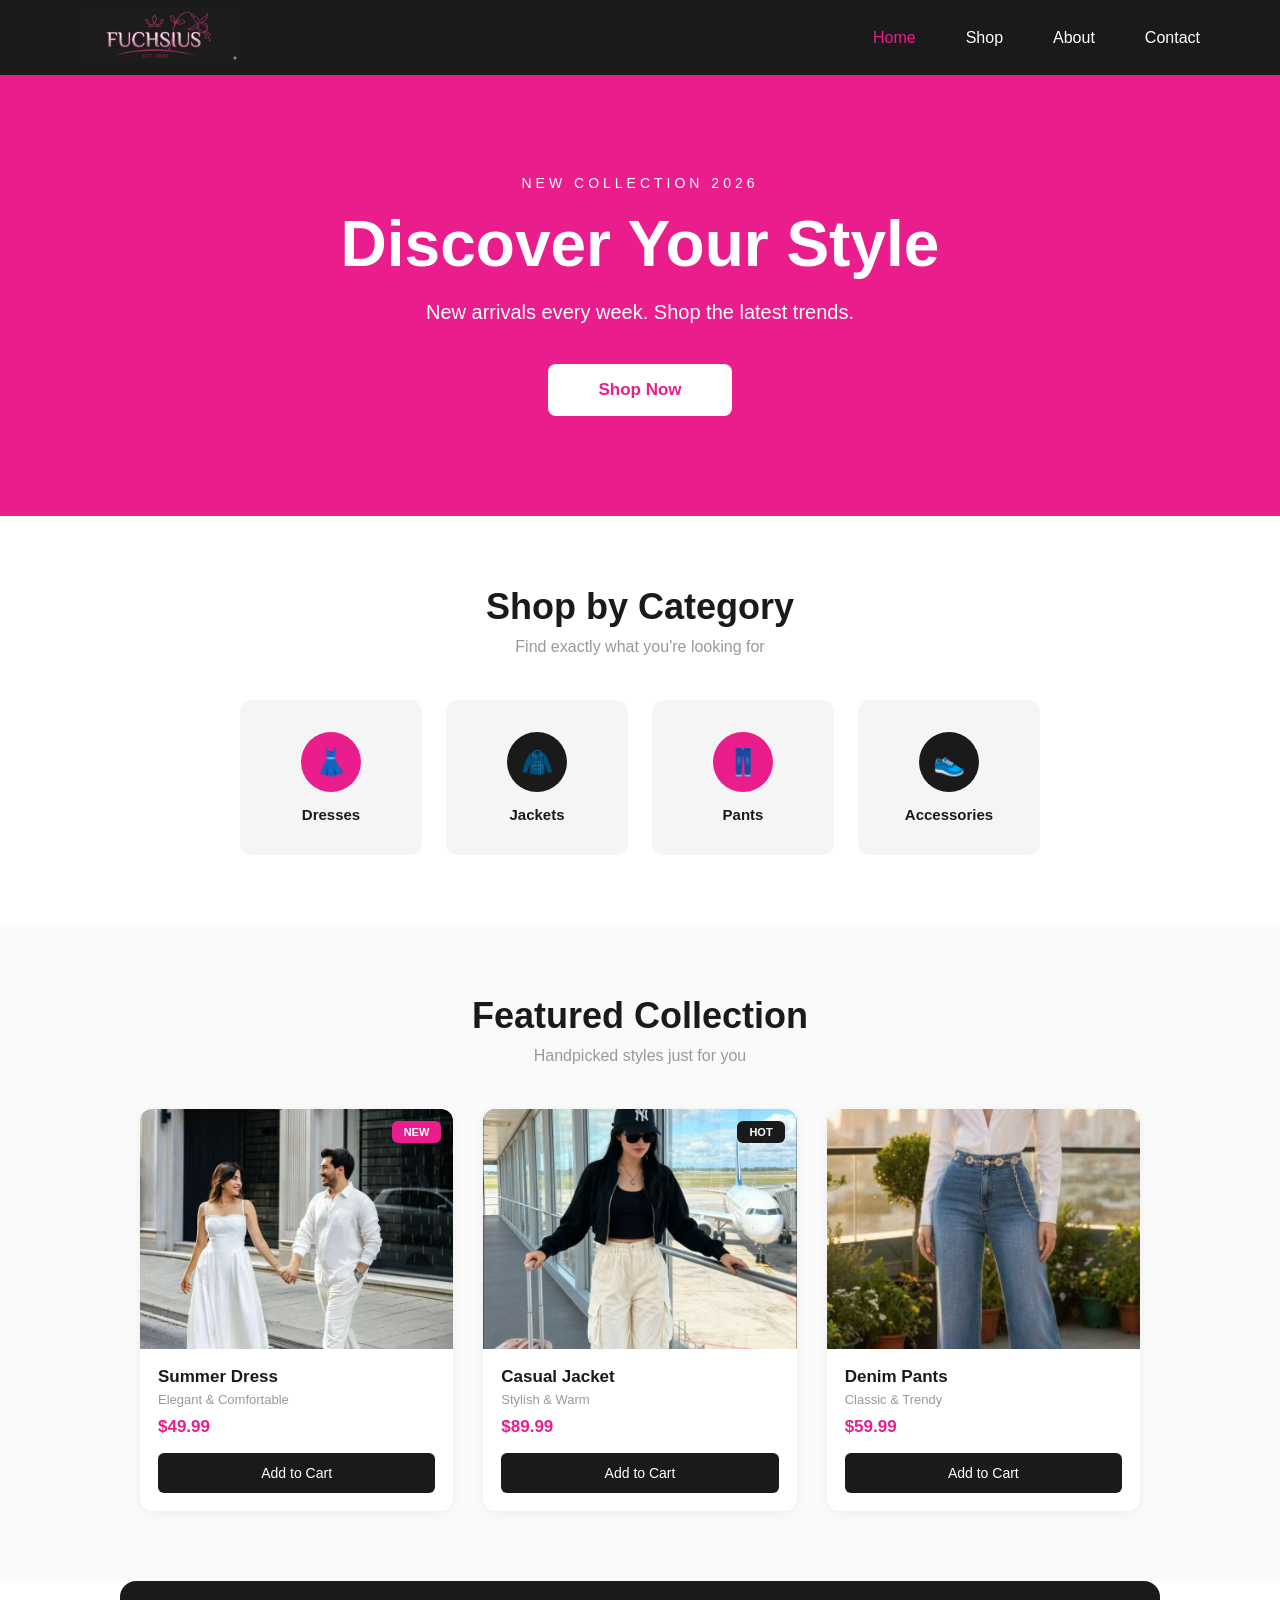
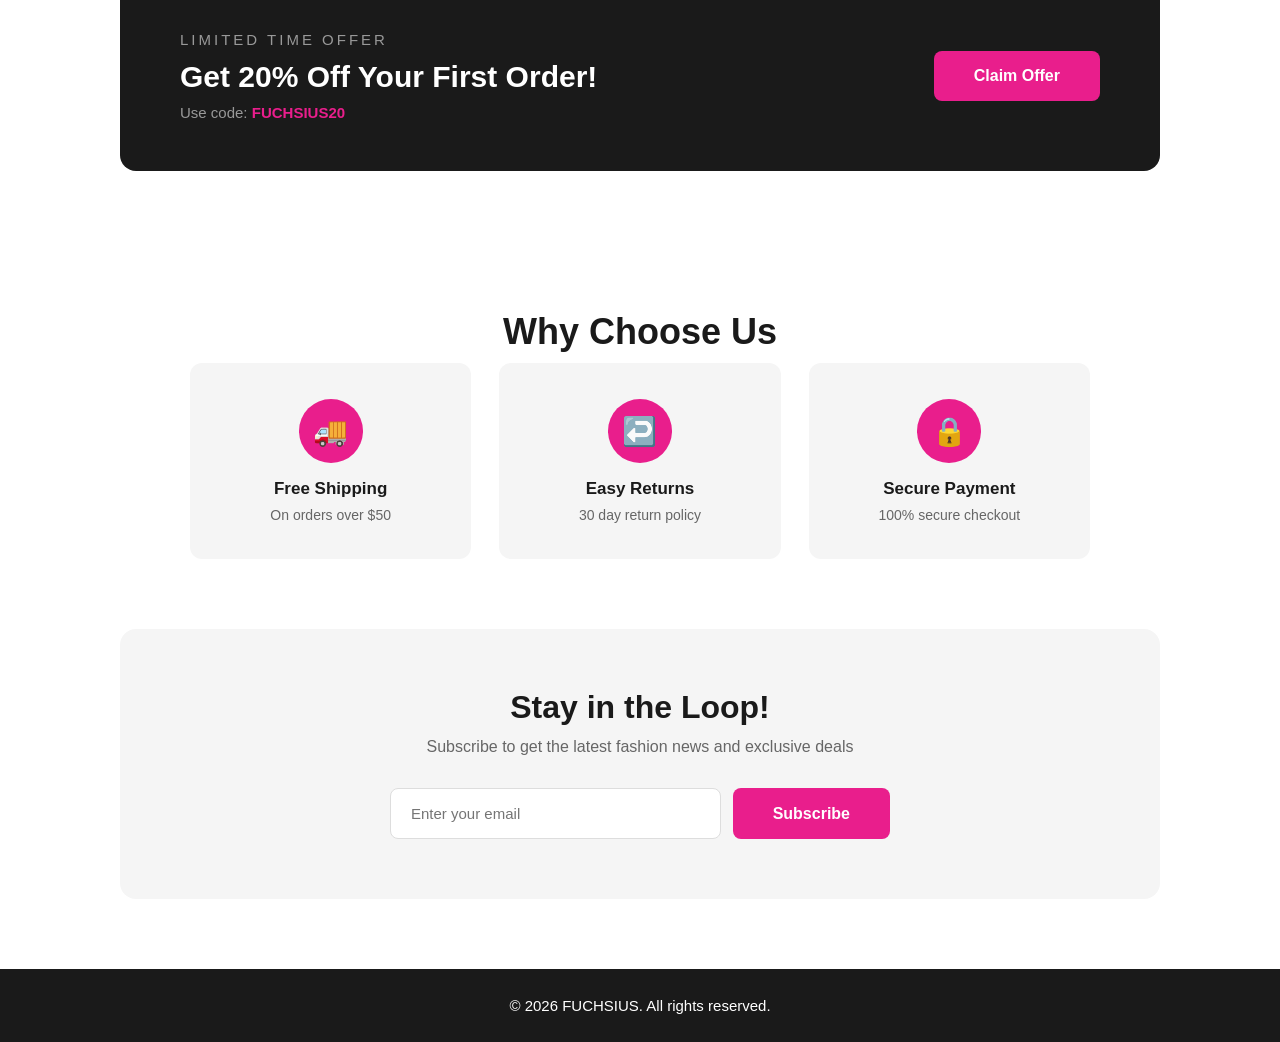
<file: index.html>
<!DOCTYPE html>
<html lang="en">
<head>
    <meta charset="UTF-8">
    <meta name="viewport" content="width=device-width, initial-scale=1.0">
    <title>FUCHSIUS - Discover Your Style</title>
    <link rel="stylesheet" href="style.css">
</head>
<body>

    <!-- NAVBAR -->
    <nav class="navbar">
        <div class="nav-logo">
            <img src="images/logo.png" alt="FUCHSIUS Logo" class="logo-img">
        </div>
        <ul class="nav-links">
            <li><a href="index.html" class="active">Home</a></li>
            <li><a href="index.html">Shop</a></li>
            <li><a href="about.html">About</a></li>
            <li><a href="contact.html">Contact</a></li>
        </ul>
    </nav>

    <!-- HERO SECTION -->
    <section class="hero">
        <p class="hero-label">NEW COLLECTION 2026</p>
        <h1>Discover Your Style</h1>
        <p class="hero-subtitle">New arrivals every week. Shop the latest trends.</p>
        <a href="#" class="btn-white">Shop Now</a>
    </section>

    <!-- SHOP BY CATEGORY -->
    <section class="section">
        <h2 class="section-title">Shop by Category</h2>
        <p class="section-subtitle">Find exactly what you're looking for</p>
        <div class="category-grid">
            <div class="category-card">
                <div class="category-icon pink">👗</div>
                <p>Dresses</p>
            </div>
            <div class="category-card">
                <div class="category-icon dark">🧥</div>
                <p>Jackets</p>
            </div>
            <div class="category-card">
                <div class="category-icon pink">👖</div>
                <p>Pants</p>
            </div>
            <div class="category-card">
                <div class="category-icon dark">👟</div>
                <p>Accessories</p>
            </div>
        </div>
    </section>

    <!-- FEATURED COLLECTION -->
    <section class="section gray-bg">
        <h2 class="section-title">Featured Collection</h2>
        <p class="section-subtitle">Handpicked styles just for you</p>
        <div class="products-grid">
            <div class="product-card">
                <div class="product-image">
                    <img src="images/dress.jpg" alt="Summer Dress">
                    <span class="badge pink-badge">NEW</span>
                </div>
                <div class="product-info">
                    <h3>Summer Dress</h3>
                    <p class="product-desc">Elegant & Comfortable</p>
                    <p class="product-price">$49.99</p>
                    <button class="btn-dark">Add to Cart</button>
                </div>
            </div>
            <div class="product-card">
                <div class="product-image">
                    <img src="images/jacket.jpg" alt="Casual Jacket">
                    <span class="badge dark-badge">HOT</span>
                </div>
                <div class="product-info">
                    <h3>Casual Jacket</h3>
                    <p class="product-desc">Stylish & Warm</p>
                    <p class="product-price">$89.99</p>
                    <button class="btn-dark">Add to Cart</button>
                </div>
            </div>
            <div class="product-card">
                <div class="product-image">
                    <img src="images/pants.jpg" alt="Denim Pants">
                </div>
                <div class="product-info">
                    <h3>Denim Pants</h3>
                    <p class="product-desc">Classic & Trendy</p>
                    <p class="product-price">$59.99</p>
                    <button class="btn-dark">Add to Cart</button>
                </div>
            </div>
        </div>
    </section>

    <!-- SPECIAL OFFER BANNER -->
    <section class="offer-banner">
        <div class="offer-text">
            <p class="offer-label">LIMITED TIME OFFER</p>
            <h2>Get 20% Off Your First Order!</h2>
            <p>Use code: <span class="offer-code">FUCHSIUS20</span></p>
        </div>
        <a href="#" class="btn-pink">Claim Offer</a>
    </section>

    <!-- WHY CHOOSE US -->
    <section class="section">
        <h2 class="section-title">Why Choose Us</h2>
        <div class="features-grid">
            <div class="feature-card">
                <div class="feature-icon pink">🚚</div>
                <h3>Free Shipping</h3>
                <p>On orders over $50</p>
            </div>
            <div class="feature-card">
                <div class="feature-icon pink">↩️</div>
                <h3>Easy Returns</h3>
                <p>30 day return policy</p>
            </div>
            <div class="feature-card">
                <div class="feature-icon pink">🔒</div>
                <h3>Secure Payment</h3>
                <p>100% secure checkout</p>
            </div>
        </div>
    </section>

    <!-- NEWSLETTER -->
    <section class="newsletter">
        <h2>Stay in the Loop!</h2>
        <p>Subscribe to get the latest fashion news and exclusive deals</p>
        <div class="newsletter-form">
            <input type="email" placeholder="Enter your email">
            <button class="btn-pink">Subscribe</button>
        </div>
    </section>

    <!-- FOOTER -->
    <footer class="footer">
        <p>© 2026 FUCHSIUS. All rights reserved.</p>
    </footer>

</body>
</html>
</file>
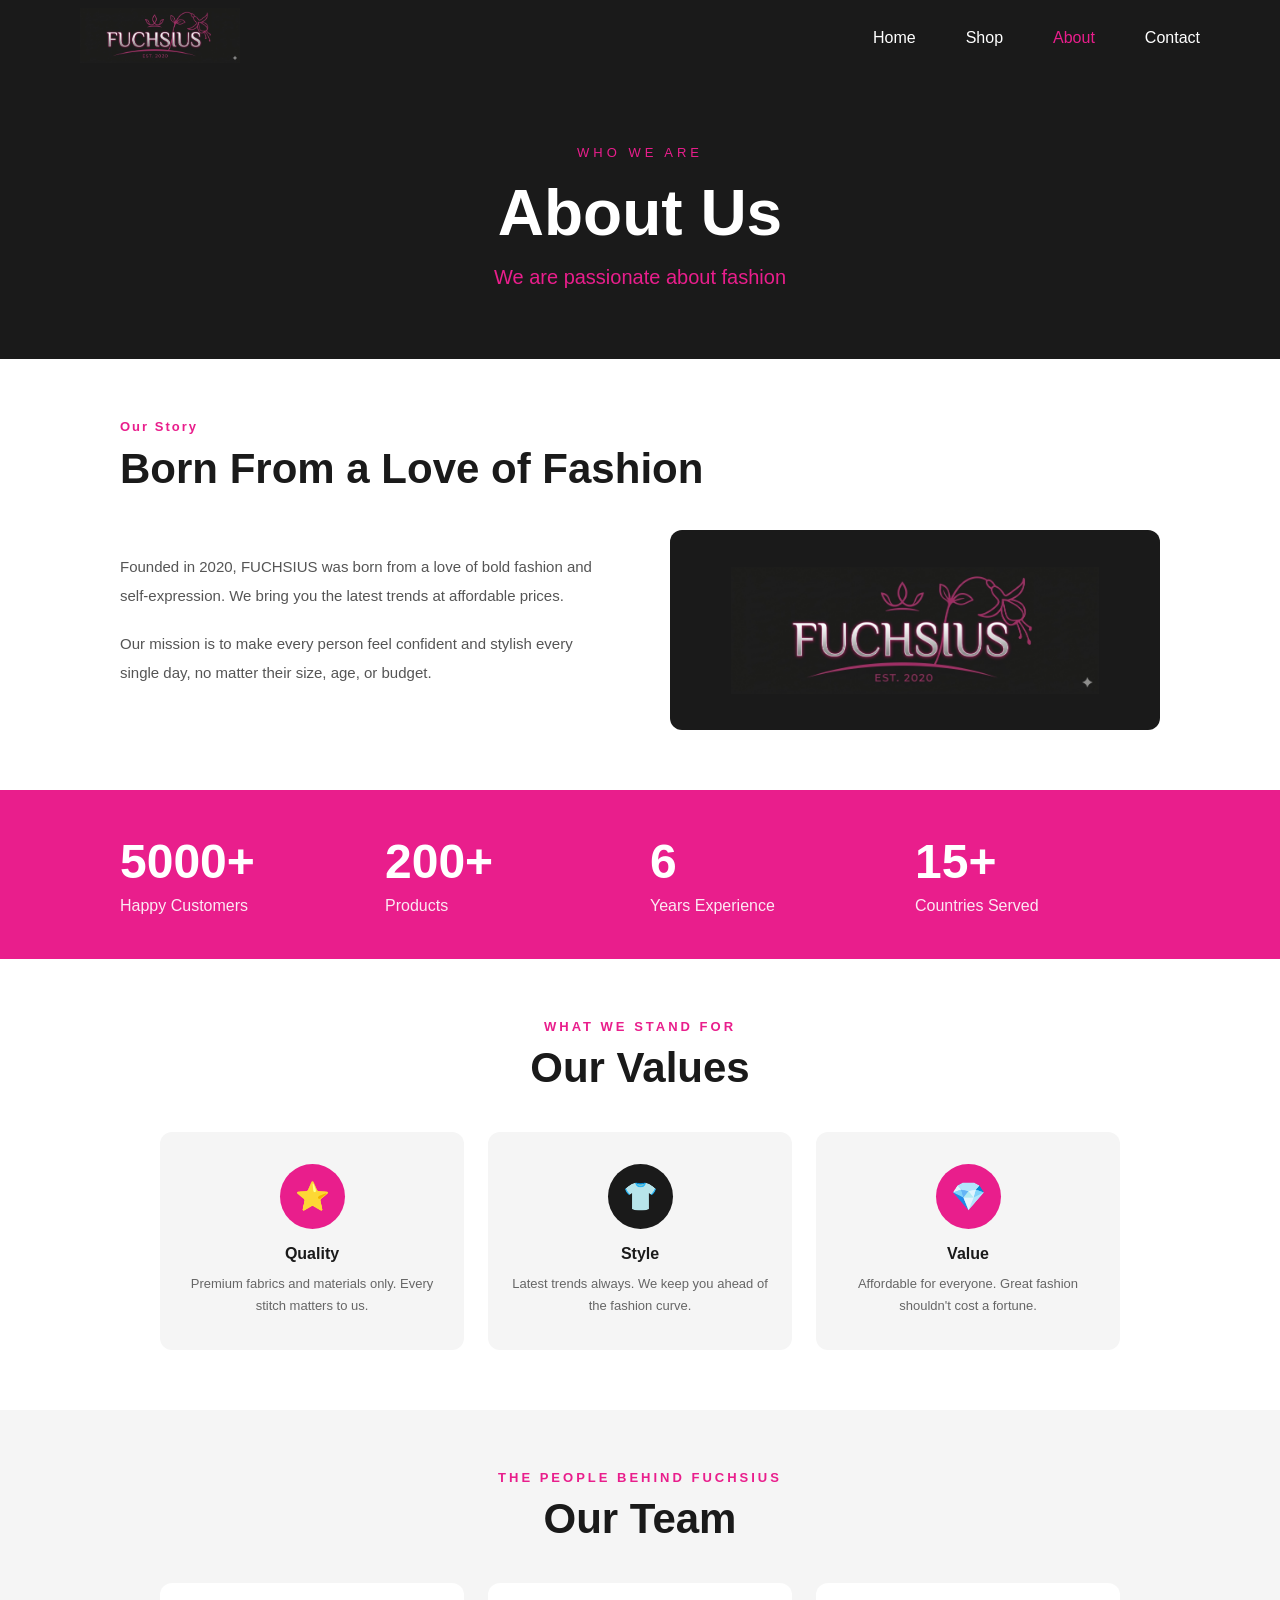
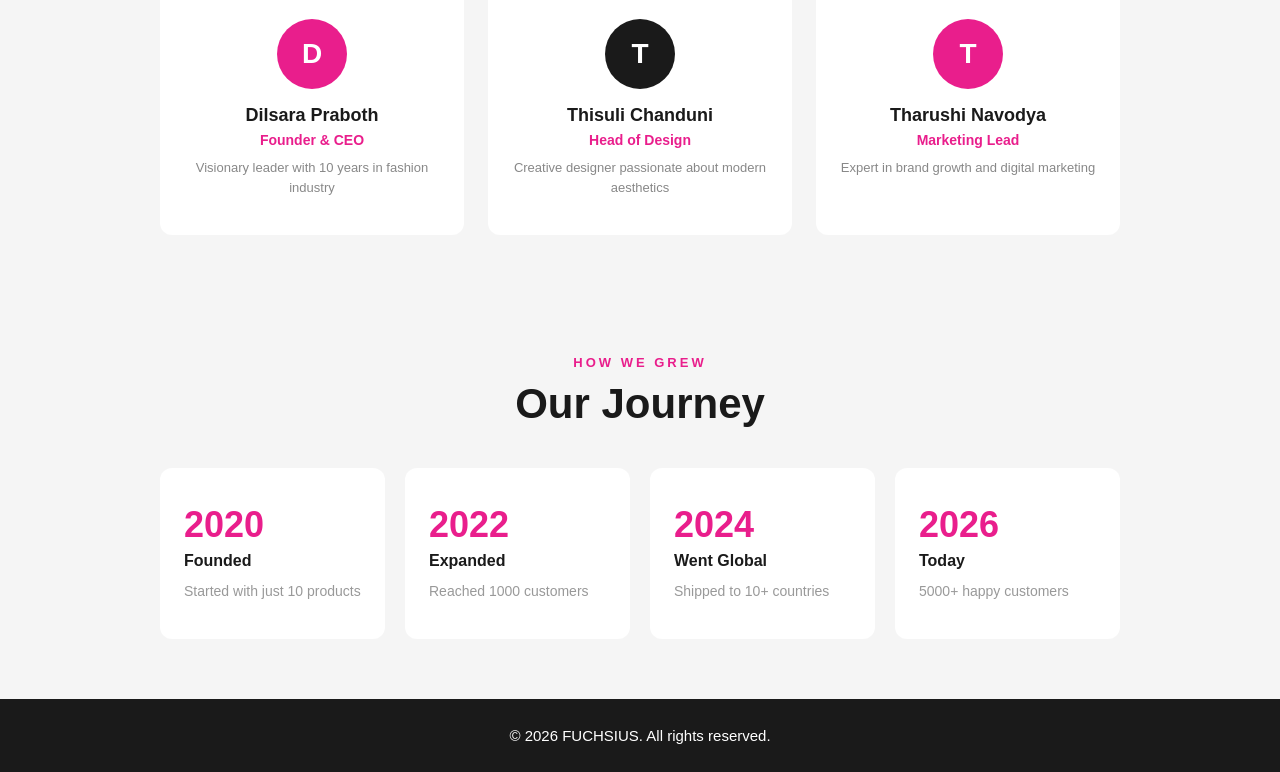
<file: about.html>
<!DOCTYPE html>
<html lang="en">
<head>
    <meta charset="UTF-8">
    <meta name="viewport" content="width=device-width, initial-scale=1.0">
    <title>FUCHSIUS - About Us</title>
    <link rel="stylesheet" href="style.css">
</head>
<body>

    <!-- NAVBAR -->
    <nav class="navbar">
        <div class="nav-logo">
            <img src="images/logo.png" alt="FUCHSIUS Logo" class="logo-img">
        </div>
        <ul class="nav-links">
            <li><a href="index.html">Home</a></li>
            <li><a href="index.html">Shop</a></li>
            <li><a href="about.html" class="active">About</a></li>
            <li><a href="contact.html">Contact</a></li>
        </ul>
    </nav>

    <!-- HERO -->
    <section class="about-hero">
        <p class="about-hero-label">WHO WE ARE</p>
        <h1>About Us</h1>
        <p class="about-hero-subtitle">We are passionate about fashion</p>
    </section>

    <!-- OUR STORY -->
    <section class="story-section">
        <p class="pink-label-left">Our Story</p>
        <h2 class="story-title">Born From a Love of Fashion</h2>
        <div class="story-grid">
            <div class="story-text">
                <p>Founded in 2020, FUCHSIUS was born from a love of bold fashion and self-expression. We bring you the latest trends at affordable prices.</p>
                <p>Our mission is to make every person feel confident and stylish every single day, no matter their size, age, or budget.</p>
            </div>
            <div class="story-image">
                <img src="images/logo.png" alt="FUCHSIUS Brand">
            </div>
        </div>
    </section>

    <!-- STATS -->
    <section class="stats-section">
        <div class="stats-grid">
            <div class="stat-item">
                <h2>5000+</h2>
                <p>Happy Customers</p>
            </div>
            <div class="stat-item">
                <h2>200+</h2>
                <p>Products</p>
            </div>
            <div class="stat-item">
                <h2>6</h2>
                <p>Years Experience</p>
            </div>
            <div class="stat-item">
                <h2>15+</h2>
                <p>Countries Served</p>
            </div>
        </div>
    </section>

    <!-- OUR VALUES -->
    <section class="about-section white-bg">
        <p class="pink-label-center">WHAT WE STAND FOR</p>
        <h2 class="about-title">Our Values</h2>
        <div class="about-three-grid">
            <div class="about-card">
                <div class="about-icon pink">⭐</div>
                <h3>Quality</h3>
                <p>Premium fabrics and materials only. Every stitch matters to us.</p>
            </div>
            <div class="about-card">
                <div class="about-icon dark">👕</div>
                <h3>Style</h3>
                <p>Latest trends always. We keep you ahead of the fashion curve.</p>
            </div>
            <div class="about-card">
                <div class="about-icon pink">💎</div>
                <h3>Value</h3>
                <p>Affordable for everyone. Great fashion shouldn't cost a fortune.</p>
            </div>
        </div>
    </section>

    <!-- OUR TEAM -->
    <section class="team-section-bg">
        <p class="pink-label-center">THE PEOPLE BEHIND FUCHSIUS</p>
        <h2 class="about-title">Our Team</h2>
        <div class="about-three-grid">
            <div class="white-card">
                <div class="about-avatar pink">D</div>
                <h3>Dilsara Praboth</h3>
                <p class="about-role">Founder & CEO</p>
                <p class="about-desc">Visionary leader with 10 years in fashion industry</p>
            </div>
            <div class="white-card">
                <div class="about-avatar dark">T</div>
                <h3>Thisuli Chanduni</h3>
                <p class="about-role">Head of Design</p>
                <p class="about-desc">Creative designer passionate about modern aesthetics</p>
            </div>
            <div class="white-card">
                <div class="about-avatar pink">T</div>
                <h3>Tharushi Navodya</h3>
                <p class="about-role">Marketing Lead</p>
                <p class="about-desc">Expert in brand growth and digital marketing</p>
            </div>
        </div>
    </section>

    <!-- OUR JOURNEY -->
    <section class="journey-section-bg">
        <p class="pink-label-center">HOW WE GREW</p>
        <h2 class="about-title">Our Journey</h2>
        <div class="about-four-grid">
            <div class="white-card">
                <h3 class="journey-year">2020</h3>
                <p class="journey-event">Founded</p>
                <p class="journey-desc">Started with just 10 products</p>
            </div>
            <div class="white-card">
                <h3 class="journey-year">2022</h3>
                <p class="journey-event">Expanded</p>
                <p class="journey-desc">Reached 1000 customers</p>
            </div>
            <div class="white-card">
                <h3 class="journey-year">2024</h3>
                <p class="journey-event">Went Global</p>
                <p class="journey-desc">Shipped to 10+ countries</p>
            </div>
            <div class="white-card">
                <h3 class="journey-year">2026</h3>
                <p class="journey-event">Today</p>
                <p class="journey-desc">5000+ happy customers</p>
            </div>
        </div>
    </section>

    <!-- FOOTER -->
    <footer class="footer">
        <p>© 2026 FUCHSIUS. All rights reserved.</p>
    </footer>

</body>
</html>
</file>
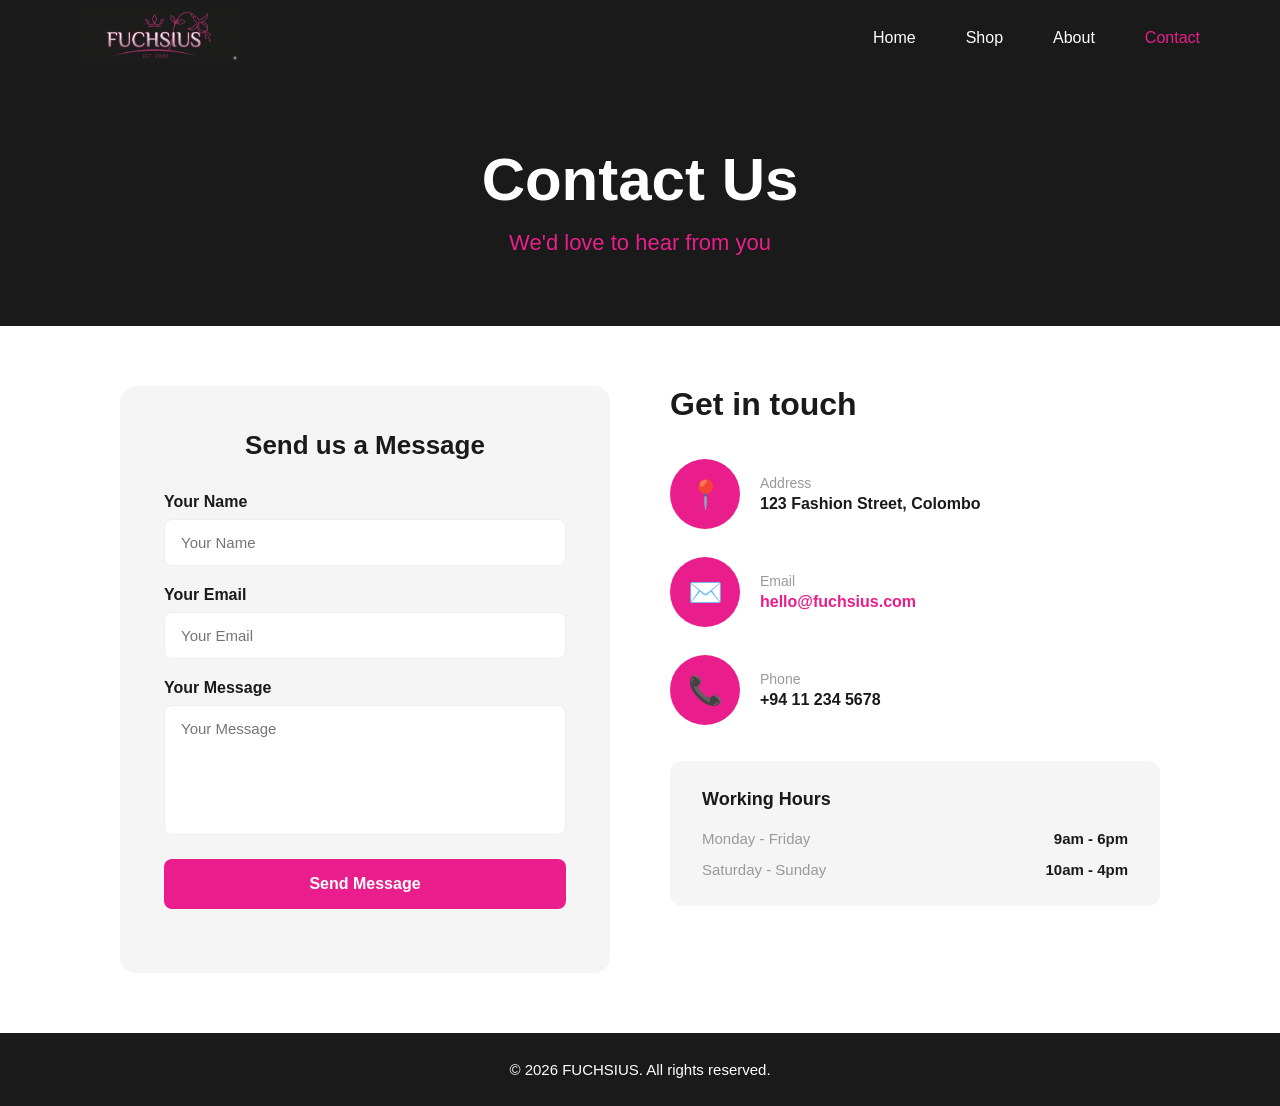
<file: contact.html>
<!DOCTYPE html>
<html lang="en">
<head>
    <meta charset="UTF-8">
    <meta name="viewport" content="width=device-width, initial-scale=1.0">
    <title>FUCHSIUS - Contact Us</title>
    <link rel="stylesheet" href="style.css">
</head>
<body>

    <!-- NAVBAR -->
    <nav class="navbar">
        <div class="nav-logo">
            <img src="images/logo.png" alt="FUCHSIUS Logo" class="logo-img">
        </div>
        <ul class="nav-links">
            <li><a href="index.html">Home</a></li>
            <li><a href="index.html">Shop</a></li>
            <li><a href="about.html">About</a></li>
            <li><a href="contact.html" class="active">Contact</a></li>
        </ul>
    </nav>

    <!-- HERO -->
    <section class="contact-hero">
        <h1>Contact Us</h1>
        <p>We'd love to hear from you</p>
    </section>

    <!-- MAIN CONTENT -->
    <section class="contact-section">
        <div class="contact-grid">

            <!-- LEFT: FORM -->
            <div class="contact-form-card">
                <h2>Send us a Message</h2>

                <div class="form-group">
                    <label>Your Name</label>
                    <input type="text" placeholder="Your Name">
                </div>

                <div class="form-group">
                    <label>Your Email</label>
                    <input type="email" placeholder="Your Email">
                </div>

                <div class="form-group">
                    <label>Your Message</label>
                    <textarea placeholder="Your Message"></textarea>
                </div>

                <button class="btn-pink full-width">Send Message</button>
            </div>

            <!-- RIGHT: INFO -->
            <div class="contact-info">
                <h2>Get in touch</h2>

                <div class="contact-info-items">
                    <div class="contact-info-item">
                        <div class="contact-icon pink">📍</div>
                        <div class="contact-info-text">
                            <p class="info-label">Address</p>
                            <p class="info-value">123 Fashion Street, Colombo</p>
                        </div>
                    </div>

                    <div class="contact-info-item">
                        <div class="contact-icon pink">✉️</div>
                        <div class="contact-info-text">
                            <p class="info-label">Email</p>
                            <p class="info-value pink-text">hello@fuchsius.com</p>
                        </div>
                    </div>

                    <div class="contact-info-item">
                        <div class="contact-icon pink">📞</div>
                        <div class="contact-info-text">
                            <p class="info-label">Phone</p>
                            <p class="info-value">+94 11 234 5678</p>
                        </div>
                    </div>
                </div>

                <!-- WORKING HOURS -->
                <div class="working-hours">
                    <h3>Working Hours</h3>
                    <div class="hours-row">
                        <span class="hours-day">Monday - Friday</span>
                        <span class="hours-time">9am - 6pm</span>
                    </div>
                    <div class="hours-row">
                        <span class="hours-day">Saturday - Sunday</span>
                        <span class="hours-time">10am - 4pm</span>
                    </div>
                </div>
            </div>

        </div>
    </section>

    <!-- FOOTER -->
    <footer class="footer">
        <p>© 2026 FUCHSIUS. All rights reserved.</p>
    </footer>

</body>
</html>
</file>
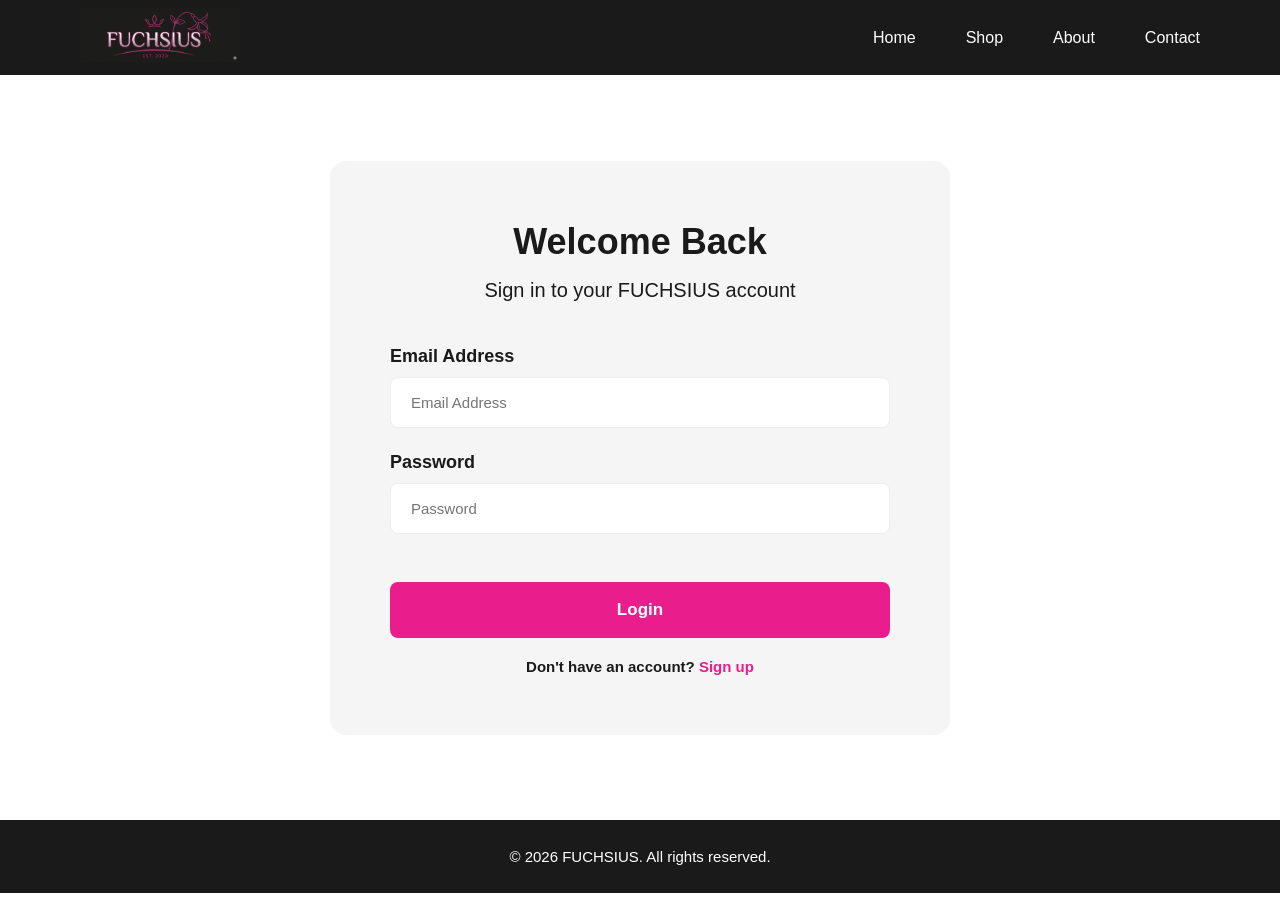
<file: login.html>
<!DOCTYPE html>
<html lang="en">
<head>
    <meta charset="UTF-8">
    <meta name="viewport" content="width=device-width, initial-scale=1.0">
    <title>FUCHSIUS - Login</title>
    <link rel="stylesheet" href="style.css">
</head>
<body>

    <!-- NAVBAR -->
    <nav class="navbar">
        <div class="nav-logo">
            <img src="images/logo.png" alt="FUCHSIUS Logo" class="logo-img">
        </div>
        <ul class="nav-links">
            <li><a href="index.html">Home</a></li>
            <li><a href="index.html">Shop</a></li>
            <li><a href="about.html">About</a></li>
            <li><a href="contact.html">Contact</a></li>
        </ul>
    </nav>

    <!-- LOGIN SECTION -->
    <section class="auth-section">
        <div class="auth-card">
            <h1>Welcome Back</h1>
            <p class="auth-subtitle">Sign in to your FUCHSIUS account</p>

            <div class="form-group">
                <label>Email Address</label>
                <input type="email" placeholder="Email Address">
            </div>

            <div class="form-group">
                <label>Password</label>
                <input type="password" placeholder="Password">
            </div>

            <button class="btn-pink full-width">Login</button>

            <p class="auth-switch">
                Don't have an account? 
                <a href="signup.html">Sign up</a>
            </p>
        </div>
    </section>

    <!-- FOOTER -->
    <footer class="footer">
        <p>© 2026 FUCHSIUS. All rights reserved.</p>
    </footer>

</body>
</html>
</file>
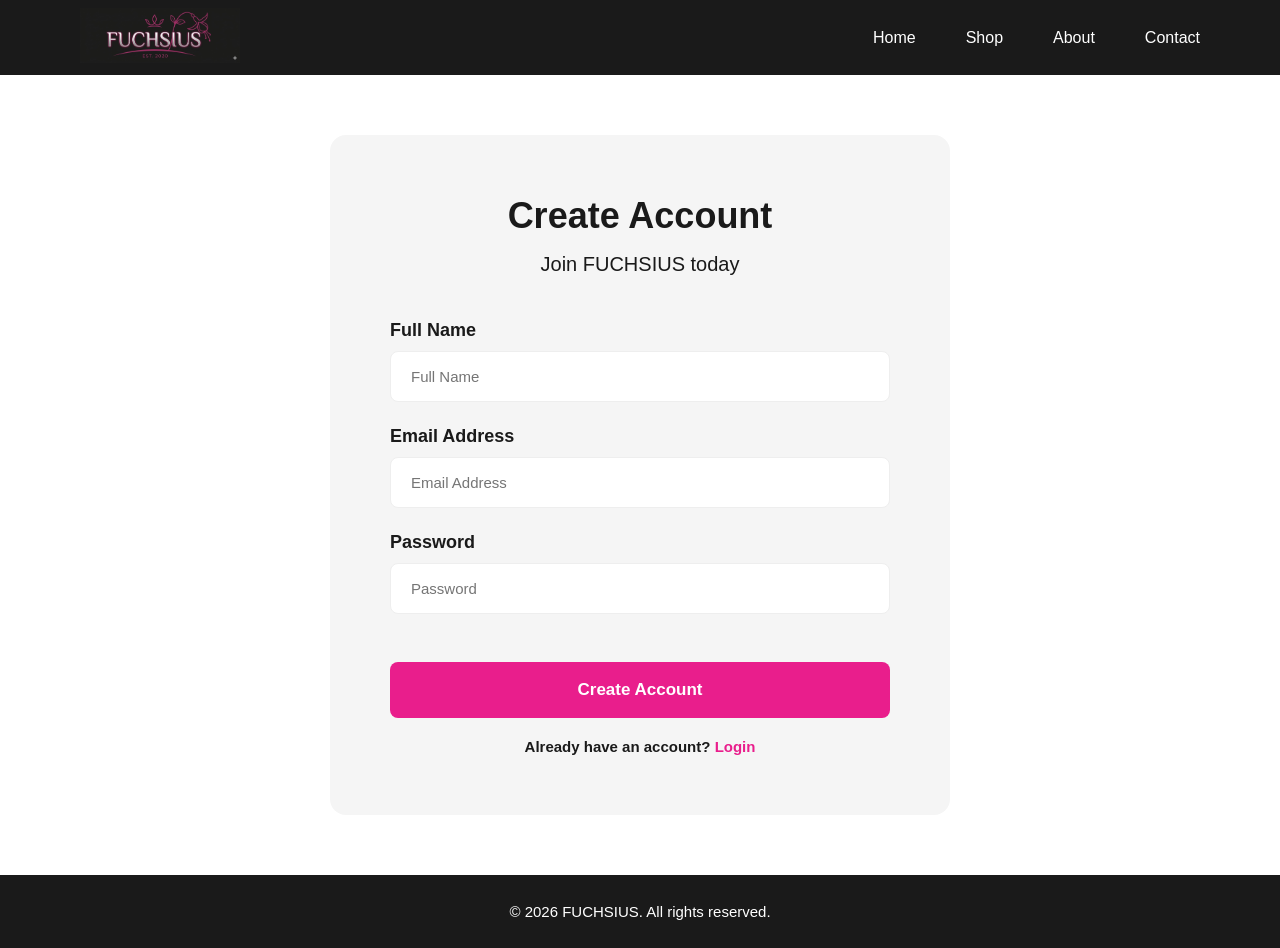
<file: signup.html>
<!DOCTYPE html>
<html lang="en">
<head>
    <meta charset="UTF-8">
    <meta name="viewport" content="width=device-width, initial-scale=1.0">
    <title>FUCHSIUS - Sign Up</title>
    <link rel="stylesheet" href="style.css">
</head>
<body>

    <!-- NAVBAR -->
    <nav class="navbar">
        <div class="nav-logo">
            <img src="images/logo.png" alt="FUCHSIUS Logo" class="logo-img">
        </div>
        <ul class="nav-links">
            <li><a href="index.html">Home</a></li>
            <li><a href="index.html">Shop</a></li>
            <li><a href="about.html">About</a></li>
            <li><a href="contact.html">Contact</a></li>
        </ul>
    </nav>

    <!-- SIGNUP SECTION -->
    <section class="auth-section">
        <div class="auth-card">
            <h1>Create Account</h1>
            <p class="auth-subtitle">Join FUCHSIUS today</p>

            <div class="form-group">
                <label>Full Name</label>
                <input type="text" placeholder="Full Name">
            </div>

            <div class="form-group">
                <label>Email Address</label>
                <input type="email" placeholder="Email Address">
            </div>

            <div class="form-group">
                <label>Password</label>
                <input type="password" placeholder="Password">
            </div>

            <button class="btn-pink full-width">Create Account</button>

            <p class="auth-switch">
                Already have an account?
                <a href="login.html">Login</a>
            </p>
        </div>
    </section>

    <!-- FOOTER -->
    <footer class="footer">
        <p>© 2026 FUCHSIUS. All rights reserved.</p>
    </footer>

</body>
</html>
</file>
<file: style.css>
/* ================================
   FUCHSIUS - Final Complete CSS
   All 5 Pages Included
   ================================ */

* {
    margin: 0;
    padding: 0;
    box-sizing: border-box;
}

body {
    font-family: 'Segoe UI', Tahoma, Geneva, Verdana, sans-serif;
    color: #1A1A1A;
    background-color: #ffffff;
}

a {
    text-decoration: none;
    color: inherit;
}

/* ================================
   NAVBAR
   ================================ */
.navbar {
    background-color: #1A1A1A;
    display: flex;
    justify-content: space-between;
    align-items: center;
    padding: 0 80px;
    height: 75px;
    position: sticky;
    top: 0;
    z-index: 100;
    width: 100%;
}

.nav-logo .logo-img {
    height: 55px;
    width: auto;
    object-fit: contain;
}

.nav-links {
    list-style: none;
    display: flex;
    gap: 50px;
}

.nav-links a {
    color: #ffffff;
    font-size: 16px;
    transition: color 0.3s;
}

.nav-links a:hover,
.nav-links a.active {
    color: #E91E8C;
}

/* ================================
   FOOTER
   ================================ */
.footer {
    background-color: #1A1A1A;
    text-align: center;
    padding: 28px;
    width: 100%;
}

.footer p {
    color: #ffffff;
    font-size: 15px;
}

/* ================================
   BUTTONS
   ================================ */
.btn-white {
    background-color: #ffffff;
    color: #E91E8C;
    padding: 16px 50px;
    border-radius: 8px;
    font-size: 17px;
    font-weight: 600;
    display: inline-block;
    transition: opacity 0.3s;
}

.btn-white:hover { opacity: 0.9; }

.btn-pink {
    background-color: #E91E8C;
    color: #ffffff;
    padding: 16px 40px;
    border-radius: 8px;
    font-size: 16px;
    font-weight: 600;
    border: none;
    cursor: pointer;
    transition: opacity 0.3s;
    white-space: nowrap;
    display: inline-block;
}

.btn-pink:hover { opacity: 0.9; }

.btn-dark {
    background-color: #1A1A1A;
    color: #ffffff;
    border: none;
    padding: 12px 20px;
    border-radius: 6px;
    font-size: 14px;
    cursor: pointer;
    width: 100%;
    transition: background-color 0.3s;
}

.btn-dark:hover { background-color: #E91E8C; }

/* ================================
   HOME - HERO
   ================================ */
.hero {
    background-color: #E91E8C;
    text-align: center;
    padding: 100px 60px;
    width: 100%;
}

.hero-label {
    color: #ffffff;
    font-size: 14px;
    letter-spacing: 4px;
    margin-bottom: 16px;
}

.hero h1 {
    color: #ffffff;
    font-size: 64px;
    font-weight: 700;
    margin-bottom: 20px;
}

.hero-subtitle {
    color: #ffffff;
    font-size: 20px;
    margin-bottom: 40px;
}

/* ================================
   HOME - SECTIONS
   ================================ */
.section {
    padding: 70px 120px;
    text-align: center;
    width: 100%;
}

.gray-bg { background-color: #fafafa; }

.section-title {
    font-size: 36px;
    font-weight: 700;
    color: #1A1A1A;
    margin-bottom: 10px;
}

.section-subtitle {
    font-size: 16px;
    color: #999999;
    margin-bottom: 44px;
}

/* ================================
   HOME - CATEGORIES
   ================================ */
.category-grid {
    display: grid;
    grid-template-columns: repeat(4, 1fr);
    gap: 24px;
    max-width: 800px;
    margin: 0 auto;
}

.category-card {
    background-color: #F5F5F5;
    border-radius: 12px;
    padding: 32px 16px;
    text-align: center;
    cursor: pointer;
    transition: transform 0.3s;
}

.category-card:hover { transform: translateY(-5px); }

.category-card p {
    font-size: 15px;
    font-weight: 600;
    color: #1A1A1A;
    margin-top: 14px;
}

.category-icon {
    width: 60px;
    height: 60px;
    border-radius: 50%;
    display: flex;
    align-items: center;
    justify-content: center;
    font-size: 26px;
    margin: 0 auto;
}

.category-icon.pink { background-color: #E91E8C; }
.category-icon.dark { background-color: #1A1A1A; }

/* ================================
   HOME - PRODUCTS
   ================================ */
.products-grid {
    display: grid;
    grid-template-columns: repeat(3, 1fr);
    gap: 30px;
    max-width: 1000px;
    margin: 0 auto;
}

.product-card {
    background-color: #ffffff;
    border-radius: 12px;
    overflow: hidden;
    text-align: left;
    transition: transform 0.3s;
    box-shadow: 0 2px 10px rgba(0,0,0,0.06);
}

.product-card:hover { transform: translateY(-5px); }

.product-image {
    position: relative;
    height: 240px;
    overflow: hidden;
}

.product-image img {
    width: 100%;
    height: 100%;
    object-fit: cover;
}

.badge {
    position: absolute;
    top: 12px;
    right: 12px;
    padding: 5px 12px;
    border-radius: 6px;
    font-size: 11px;
    font-weight: 700;
    color: #ffffff;
}

.pink-badge { background-color: #E91E8C; }
.dark-badge { background-color: #1A1A1A; }

.product-info { padding: 18px; }

.product-info h3 {
    font-size: 17px;
    font-weight: 700;
    color: #1A1A1A;
    margin-bottom: 5px;
}

.product-desc {
    font-size: 13px;
    color: #999999;
    margin-bottom: 10px;
}

.product-price {
    font-size: 17px;
    color: #E91E8C;
    font-weight: 700;
    margin-bottom: 16px;
}

/* ================================
   HOME - OFFER BANNER
   ================================ */
.offer-banner {
    background-color: #1A1A1A;
    margin: 0 120px 70px;
    border-radius: 16px;
    padding: 50px 60px;
    display: flex;
    justify-content: space-between;
    align-items: center;
    gap: 30px;
}

.offer-label {
    color: #E91E8C;
    font-size: 12px;
    letter-spacing: 3px;
    margin-bottom: 12px;
}

.offer-text h2 {
    color: #ffffff;
    font-size: 30px;
    font-weight: 700;
    margin-bottom: 10px;
}

.offer-text p { color: #999999; font-size: 15px; }
.offer-code { color: #E91E8C; font-weight: 700; }

/* ================================
   HOME - FEATURES
   ================================ */
.features-grid {
    display: grid;
    grid-template-columns: repeat(3, 1fr);
    gap: 28px;
    max-width: 900px;
    margin: 0 auto;
}

.feature-card {
    background-color: #F5F5F5;
    border-radius: 12px;
    padding: 36px 28px;
    text-align: center;
}

.feature-icon {
    width: 64px;
    height: 64px;
    border-radius: 50%;
    display: flex;
    align-items: center;
    justify-content: center;
    font-size: 28px;
    margin: 0 auto 16px;
}

.feature-icon.pink { background-color: #E91E8C; }

.feature-card h3 {
    font-size: 17px;
    font-weight: 700;
    color: #1A1A1A;
    margin-bottom: 8px;
}

.feature-card p { font-size: 14px; color: #666666; }

/* ================================
   HOME - NEWSLETTER
   ================================ */
.newsletter {
    background-color: #F5F5F5;
    margin: 0 120px 70px;
    border-radius: 16px;
    padding: 60px 40px;
    text-align: center;
}

.newsletter h2 {
    font-size: 32px;
    font-weight: 700;
    color: #1A1A1A;
    margin-bottom: 12px;
}

.newsletter p {
    font-size: 16px;
    color: #666666;
    margin-bottom: 32px;
}

.newsletter-form {
    display: flex;
    gap: 12px;
    max-width: 500px;
    margin: 0 auto;
}

.newsletter-form input {
    flex: 1;
    padding: 16px 20px;
    border: 1px solid #dddddd;
    border-radius: 8px;
    font-size: 15px;
    outline: none;
}

.newsletter-form input:focus { border-color: #E91E8C; }

/* ================================
   AUTH PAGES (Login & Signup)
   ================================ */
.auth-section {
    min-height: calc(100vh - 75px - 80px);
    display: flex;
    align-items: center;
    justify-content: center;
    padding: 60px 20px;
    background-color: #ffffff;
}

.auth-card {
    background-color: #F5F5F5;
    border-radius: 16px;
    padding: 60px 60px;
    width: 100%;
    max-width: 620px;
    text-align: center;
}

.auth-card h1 {
    font-size: 36px;
    font-weight: 700;
    color: #1A1A1A;
    margin-bottom: 16px;
}

.auth-subtitle {
    font-size: 20px;
    color: #1A1A1A;
    margin-bottom: 44px;
}

.form-group {
    text-align: left;
    margin-bottom: 24px;
}

.form-group label {
    display: block;
    font-size: 18px;
    font-weight: 600;
    color: #1A1A1A;
    margin-bottom: 10px;
}

.form-group input {
    width: 100%;
    padding: 16px 20px;
    border: 1px solid #eeeeee;
    border-radius: 8px;
    font-size: 15px;
    color: #999999;
    background-color: #ffffff;
    outline: none;
    transition: border-color 0.3s;
}

.form-group input:focus { border-color: #E91E8C; }

.full-width {
    width: 100%;
    padding: 18px;
    font-size: 17px;
    margin-top: 24px;
    margin-bottom: 20px;
    border-radius: 8px;
}

.auth-switch {
    font-size: 15px;
    font-weight: 600;
    color: #1A1A1A;
}

.auth-switch a {
    color: #E91E8C;
    font-weight: 700;
}

.auth-switch a:hover { text-decoration: underline; }

/* ================================
   ABOUT PAGE
   ================================ */
.about-hero {
    background-color: #1A1A1A;
    text-align: center;
    padding: 70px 60px;
    width: 100%;
}

.about-hero-label {
    color: #E91E8C;
    font-size: 13px;
    letter-spacing: 4px;
    margin-bottom: 16px;
}

.about-hero h1 {
    color: #ffffff;
    font-size: 64px;
    font-weight: 700;
    margin-bottom: 16px;
}

.about-hero-subtitle {
    color: #E91E8C;
    font-size: 20px;
}

.pink-label-left {
    color: #E91E8C;
    font-size: 13px;
    letter-spacing: 2px;
    margin-bottom: 10px;
    font-weight: 600;
    text-align: left;
}

.pink-label-center {
    color: #E91E8C;
    font-size: 13px;
    letter-spacing: 3px;
    margin-bottom: 10px;
    font-weight: 600;
    text-align: center;
}

.story-section {
    padding: 60px 120px;
    width: 100%;
    background-color: #ffffff;
}

.story-title {
    font-size: 42px;
    font-weight: 700;
    color: #1A1A1A;
    margin-bottom: 36px;
    line-height: 1.2;
    text-align: left;
}

.story-grid {
    display: grid;
    grid-template-columns: 1fr 1fr;
    gap: 60px;
    align-items: center;
}

.story-text p {
    font-size: 15px;
    color: #555555;
    line-height: 1.9;
    margin-bottom: 20px;
}

.story-image {
    background-color: #1A1A1A;
    border-radius: 12px;
    overflow: hidden;
    height: 200px;
    display: flex;
    align-items: center;
    justify-content: center;
}

.story-image img {
    width: 75%;
    height: auto;
    object-fit: contain;
}

.stats-section {
    background-color: #E91E8C;
    padding: 44px 120px;
    width: 100%;
}

.stats-grid {
    display: grid;
    grid-template-columns: repeat(4, 1fr);
    gap: 20px;
    text-align: left;
}

.stat-item h2 {
    font-size: 48px;
    font-weight: 700;
    color: #ffffff;
    margin-bottom: 8px;
}

.stat-item p {
    font-size: 16px;
    color: #ffffff;
    opacity: 0.9;
}

.about-section {
    padding: 60px 120px;
    width: 100%;
    text-align: center;
}

.white-bg { background-color: #ffffff; }

.about-title {
    font-size: 42px;
    font-weight: 700;
    color: #1A1A1A;
    margin-bottom: 40px;
}

.about-three-grid {
    display: grid;
    grid-template-columns: repeat(3, 1fr);
    gap: 24px;
    max-width: 960px;
    margin: 0 auto;
}

.about-four-grid {
    display: grid;
    grid-template-columns: repeat(4, 1fr);
    gap: 20px;
    max-width: 960px;
    margin: 0 auto;
}

.about-card {
    background-color: #F5F5F5;
    border-radius: 12px;
    padding: 32px 20px;
    text-align: center;
}

.about-card h3 {
    font-size: 16px;
    font-weight: 700;
    color: #1A1A1A;
    margin-bottom: 10px;
}

.about-card p {
    font-size: 13px;
    color: #666666;
    line-height: 1.7;
}

.about-icon {
    width: 65px;
    height: 65px;
    border-radius: 50%;
    display: flex;
    align-items: center;
    justify-content: center;
    font-size: 28px;
    margin: 0 auto 16px;
}

.about-icon.pink { background-color: #E91E8C; }
.about-icon.dark { background-color: #1A1A1A; }

/* Team Section */
.team-section-bg {
    background-color: #F5F5F5;
    padding: 60px 120px;
    width: 100%;
    text-align: center;
}

/* Journey Section */
.journey-section-bg {
    background-color: #F5F5F5;
    padding: 60px 120px;
    width: 100%;
    text-align: center;
}

/* White Cards for Team & Journey */
.white-card {
    background-color: #ffffff;
    border-radius: 12px;
    padding: 36px 24px;
    text-align: center;
}

.white-card h3 {
    font-size: 18px;
    font-weight: 700;
    color: #1A1A1A;
    margin-bottom: 6px;
}

/* Team Avatar */
.about-avatar {
    width: 70px;
    height: 70px;
    border-radius: 50%;
    display: flex;
    align-items: center;
    justify-content: center;
    font-size: 28px;
    font-weight: 700;
    color: #ffffff;
    margin: 0 auto 16px;
}

.about-avatar.pink { background-color: #E91E8C; }
.about-avatar.dark { background-color: #1A1A1A; }

.about-role {
    font-size: 14px;
    color: #E91E8C;
    font-weight: 700;
    margin-bottom: 10px;
}

.about-desc {
    font-size: 13px;
    color: #888888;
    line-height: 1.6;
}

/* Journey */
.journey-year {
    font-size: 36px;
    font-weight: 700;
    color: #E91E8C;
    margin-bottom: 10px;
    text-align: left;
}

.journey-event {
    font-size: 16px;
    font-weight: 700;
    color: #1A1A1A;
    margin-bottom: 10px;
    text-align: left;
}

.journey-desc {
    font-size: 14px;
    color: #999999;
    line-height: 1.6;
    text-align: left;
}

/* ================================
   CONTACT PAGE
   ================================ */
.contact-hero {
    background-color: #1A1A1A;
    text-align: center;
    padding: 70px 60px;
    width: 100%;
}

.contact-hero h1 {
    color: #ffffff;
    font-size: 60px;
    font-weight: 700;
    margin-bottom: 16px;
}

.contact-hero p {
    color: #E91E8C;
    font-size: 22px;
}

.contact-section {
    padding: 60px 120px;
    background-color: #ffffff;
}

.contact-grid {
    display: grid;
    grid-template-columns: 1fr 1fr;
    gap: 60px;
    align-items: start;
    max-width: 1100px;
    margin: 0 auto;
}

.contact-form-card {
    background-color: #F5F5F5;
    border-radius: 16px;
    padding: 44px;
}

.contact-form-card h2 {
    font-size: 26px;
    font-weight: 700;
    color: #1A1A1A;
    margin-bottom: 32px;
    text-align: center;
}

.contact-form-card .form-group {
    margin-bottom: 20px;
}

.contact-form-card .form-group label {
    font-size: 16px;
    font-weight: 700;
    color: #1A1A1A;
    margin-bottom: 8px;
    display: block;
}

.contact-form-card .form-group input {
    width: 100%;
    padding: 14px 16px;
    border: 1px solid #eeeeee;
    border-radius: 8px;
    font-size: 15px;
    color: #999999;
    background-color: #ffffff;
    outline: none;
}

.contact-form-card .form-group input:focus {
    border-color: #E91E8C;
}

textarea {
    width: 100%;
    padding: 14px 16px;
    border: 1px solid #eeeeee;
    border-radius: 8px;
    font-size: 15px;
    color: #999999;
    background-color: #ffffff;
    outline: none;
    height: 130px;
    resize: none;
    font-family: inherit;
}

textarea:focus { border-color: #E91E8C; }

.contact-form-card .btn-pink {
    margin-top: 12px;
    padding: 16px;
    font-size: 16px;
    font-weight: 700;
    border-radius: 8px;
    width: 100%;
    display: block;
    text-align: center;
    border: none;
    cursor: pointer;
}

.contact-info h2 {
    font-size: 32px;
    font-weight: 700;
    color: #1A1A1A;
    margin-bottom: 36px;
}

.contact-info-items {
    display: flex;
    flex-direction: column;
    gap: 28px;
    margin-bottom: 36px;
}

.contact-info-item {
    display: flex;
    align-items: center;
    gap: 20px;
}

.contact-icon {
    width: 70px;
    height: 70px;
    border-radius: 50%;
    display: flex;
    align-items: center;
    justify-content: center;
    font-size: 28px;
    flex-shrink: 0;
}

.contact-icon.pink { background-color: #E91E8C; }

.info-label {
    font-size: 14px;
    color: #999999;
    margin-bottom: 4px;
}

.info-value {
    font-size: 16px;
    font-weight: 700;
    color: #1A1A1A;
}

.pink-text { color: #E91E8C !important; }

.working-hours {
    background-color: #F5F5F5;
    border-radius: 12px;
    padding: 28px 32px;
}

.working-hours h3 {
    font-size: 18px;
    font-weight: 700;
    color: #1A1A1A;
    margin-bottom: 20px;
}

.hours-row {
    display: flex;
    justify-content: space-between;
    align-items: center;
    margin-bottom: 14px;
}

.hours-row:last-child { margin-bottom: 0; }

.hours-day {
    font-size: 15px;
    color: #999999;
}

.hours-time {
    font-size: 15px;
    font-weight: 700;
    color: #1A1A1A;
}

.white-card h3.journey-year {
    color: #E91E8C !important;
    font-size: 36px;
    font-weight: 700;
    text-align: left;
}
</file>
